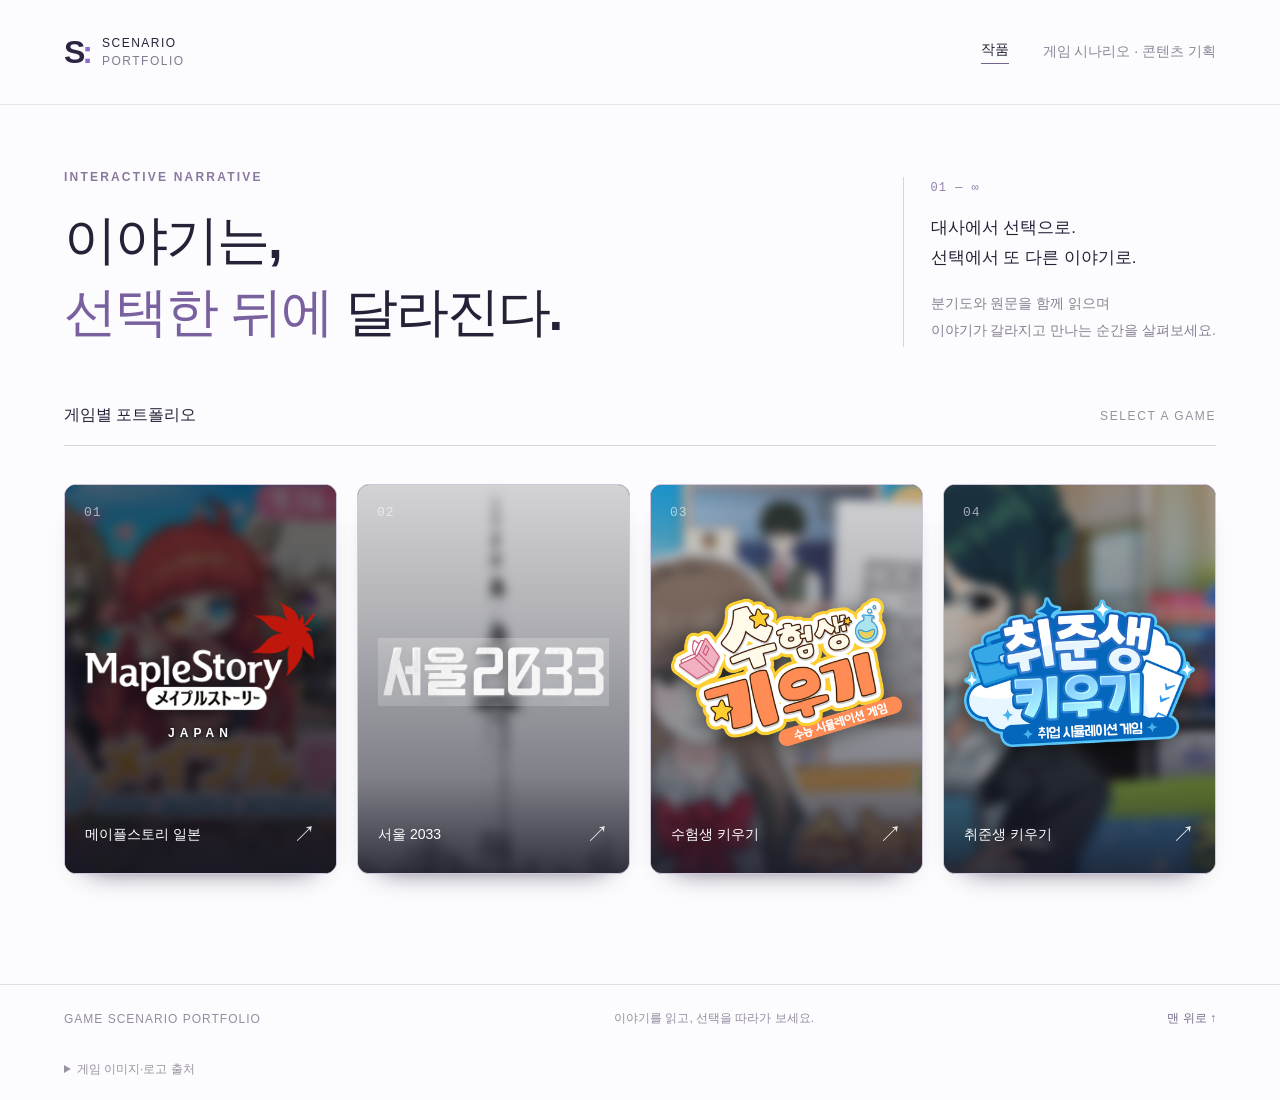
<file: index.html>
<!DOCTYPE html>
<!-- saved from url=(0048)https://yeppi-story-viewer.m2plusu.chatgpt.site/ -->
<html lang="ko"><head><meta http-equiv="Content-Type" content="text/html; charset=UTF-8"><meta name="viewport" content="width=device-width,initial-scale=1"><meta name="theme-color" content="#141923"><title>게임 시나리오 포트폴리오</title><meta name="description" content="선택과 조건, 관계로 전개되는 게임 시나리오. 작품별 분기도와 원문 대사를 함께 읽는 인터랙티브 포트폴리오."><link rel="stylesheet" href="portfolio.css"><link rel="icon" type="image/svg+xml" href="data:image/svg+xml,%3Csvg%20xmlns%3D%22http%3A//www.w3.org/2000/svg%22%20viewBox%3D%220%200%2032%2032%22%3E%3Crect%20width%3D%2232%22%20height%3D%2232%22%20rx%3D%227%22%20fill%3D%22%23292139%22/%3E%3Cpath%20d%3D%22M10%208v7h12v9M10%2015v9%22%20fill%3D%22none%22%20stroke%3D%22%23c2a5ec%22%20stroke-width%3D%223%22/%3E%3Ccircle%20cx%3D%2210%22%20cy%3D%228%22%20r%3D%223%22%20fill%3D%22%23fff%22/%3E%3Ccircle%20cx%3D%2210%22%20cy%3D%2224%22%20r%3D%223%22%20fill%3D%22%23fff%22/%3E%3Ccircle%20cx%3D%2222%22%20cy%3D%2224%22%20r%3D%223%22%20fill%3D%22%23fff%22/%3E%3C/svg%3E"></head>
<body><a class="skip" href="#works">작품 목록 바로가기</a>
<header class="site-header"><a class="wordmark" href="index.html" aria-label="포트폴리오 홈"><span class="symbol">S<span>:</span></span><span>SCENARIO<br><b>PORTFOLIO</b></span></a><nav aria-label="주요 메뉴"><a href="#works">작품</a><span>게임 시나리오 · 콘텐츠 기획</span></nav></header>
<main><section class="intro"><div class="intro-main"><p class="kicker">INTERACTIVE NARRATIVE</p><h1>이야기는,<br><em>선택한 뒤에</em> 달라진다.</h1></div><div class="intro-note"><span class="note-number">01 — ∞</span><p>대사에서 선택으로.<br>선택에서 또 다른 이야기로.</p><p class="note-small">분기도와 원문을 함께 읽으며<br>이야기가 갈라지고 만나는 순간을 살펴보세요.</p></div></section>
<section id="works" class="works"><div class="section-heading"><h2>게임별 포트폴리오</h2><span>SELECT A GAME</span></div><div id="game-list" class="game-grid"><a class="game-card game-maple" href="game.html?game=maple" aria-label="메이플스토리 재팬 포트폴리오 보기"><img class="game-background" src="assets/maple-background.webp" alt=""><span class="game-shade"></span><span class="game-index">01</span><span class="game-brand"><img class="game-logo" src="assets/maple-logo.webp" alt="메이플스토리 재팬"><span class="game-region">JAPAN</span></span><span class="game-card-bottom"><span>메이플스토리 재팬</span><span aria-hidden="true">↗</span></span></a><a class="game-card game-seoul" href="game.html?game=seoul" aria-label="서울 2033 포트폴리오 보기"><img class="game-background" src="assets/seoul-icon.webp" alt=""><span class="game-shade"></span><span class="game-index">02</span><span class="game-brand"><span class="seoul-logo-window"><img src="assets/seoul-title.webp" alt="서울 2033"></span></span><span class="game-card-bottom"><span>서울 2033</span><span aria-hidden="true">↗</span></span></a><a class="game-card game-student" href="game.html?game=student" aria-label="수험생 키우기 포트폴리오 보기"><img class="game-background" src="assets/student-background.webp" alt=""><span class="game-shade"></span><span class="game-index">03</span><span class="game-brand"><img class="game-logo" src="assets/student-logo.png" alt="수험생 키우기"></span><span class="game-card-bottom"><span>수험생 키우기</span><span aria-hidden="true">↗</span></span></a><a class="game-card game-job" href="game.html?game=job" aria-label="취준생 키우기 포트폴리오 보기"><img class="game-background" src="assets/job-background.webp" alt=""><span class="game-shade"></span><span class="game-index">04</span><span class="game-brand"><img class="game-logo" src="assets/job-logo.png" alt="취준생 키우기"></span><span class="game-card-bottom"><span>취준생 키우기</span><span aria-hidden="true">↗</span></span></a></div><noscript><p>작품의 분기도를 보려면 JavaScript를 활성화해 주세요.</p><a href="reader.html?story=yeppi-rat">예삐전 · 괴물쥐 사냥</a></noscript></section></main>
<footer class="site-footer"><span>GAME SCENARIO PORTFOLIO</span><span>이야기를 읽고, 선택을 따라가 보세요.</span><a href="#">맨 위로 ↑</a></footer><details class="asset-sources"><summary>게임 이미지·로고 출처</summary><a href="https://maplestory.nexon.co.jp/campaign/updateoverview/" target="_blank" rel="noopener noreferrer">메이플스토리 일본 공식 사이트</a><a href="https://play.google.com/store/apps/details?id=com.banjihagames.seoul2033" target="_blank" rel="noopener noreferrer">서울 2033 공식 스토어</a><a href="https://basakansoft.com/" target="_blank" rel="noopener noreferrer">바삭한소프트</a><a href="https://play.google.com/store/apps/details?id=com.yeopcha.studentmaker" target="_blank" rel="noopener noreferrer">수험생 키우기 공식 스토어</a><a href="https://play.google.com/store/apps/details?id=com.basakansoft.jobmaker" target="_blank" rel="noopener noreferrer">취준생 키우기 공식 스토어</a></details>
<script src="games.js"></script><script src="home.js"></script></body></html>
</file>
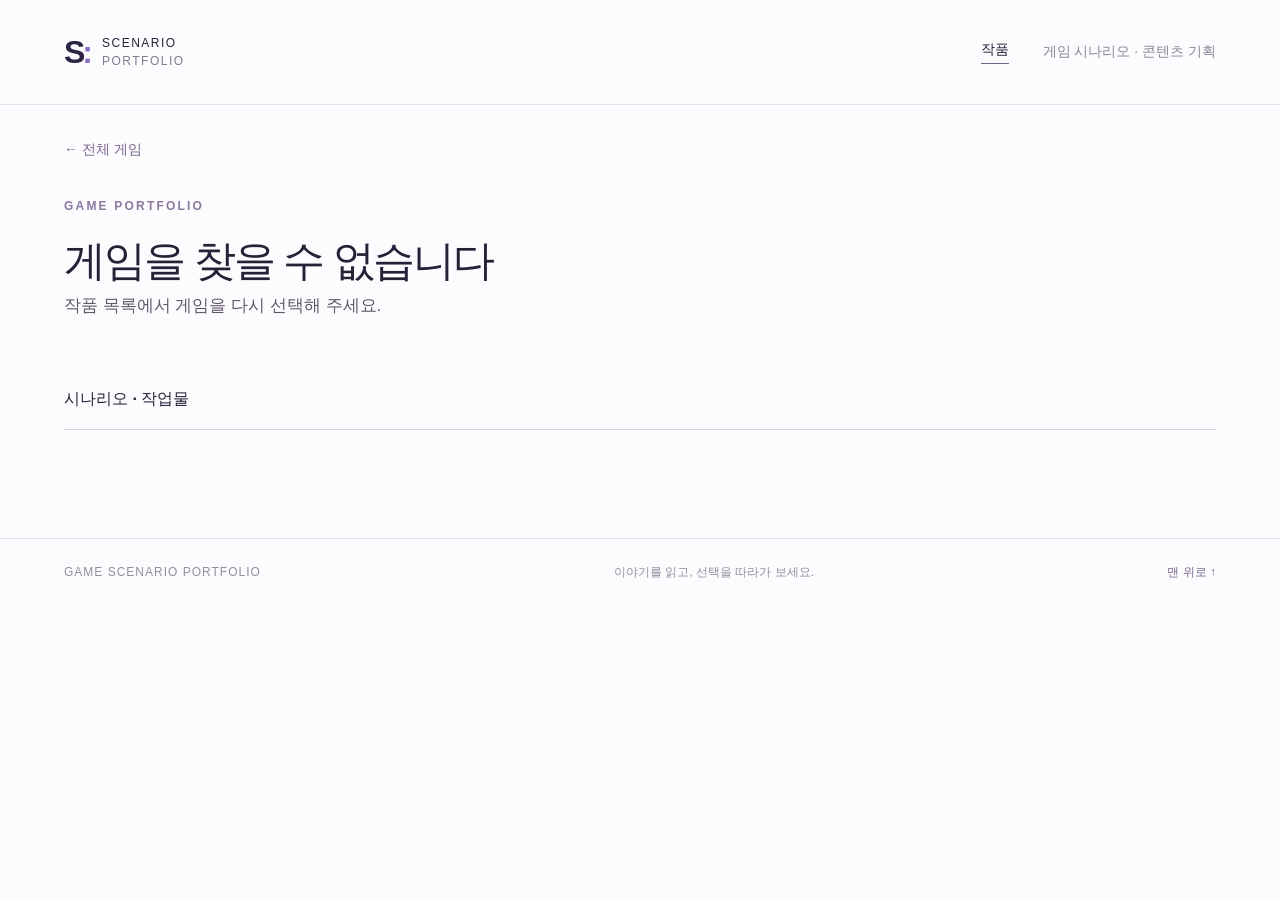
<file: game.html>
<!DOCTYPE html>
<!-- saved from url=(0063)https://yeppi-story-viewer.m2plusu.chatgpt.site/game?game=seoul -->
<html lang="ko"><head><meta http-equiv="Content-Type" content="text/html; charset=UTF-8"><meta name="viewport" content="width=device-width,initial-scale=1"><meta name="theme-color" content="#141923"><title>서울 2033 — 게임 시나리오 포트폴리오</title><meta name="description" content="선택과 조건, 관계로 전개되는 게임 시나리오. 작품별 분기도와 원문 대사를 함께 읽는 인터랙티브 포트폴리오."><link rel="stylesheet" href="portfolio.css"><link rel="icon" type="image/svg+xml" href="data:image/svg+xml,%3Csvg%20xmlns%3D%22http%3A//www.w3.org/2000/svg%22%20viewBox%3D%220%200%2032%2032%22%3E%3Crect%20width%3D%2232%22%20height%3D%2232%22%20rx%3D%227%22%20fill%3D%22%23292139%22/%3E%3Cpath%20d%3D%22M10%208v7h12v9M10%2015v9%22%20fill%3D%22none%22%20stroke%3D%22%23c2a5ec%22%20stroke-width%3D%223%22/%3E%3Ccircle%20cx%3D%2210%22%20cy%3D%228%22%20r%3D%223%22%20fill%3D%22%23fff%22/%3E%3Ccircle%20cx%3D%2210%22%20cy%3D%2224%22%20r%3D%223%22%20fill%3D%22%23fff%22/%3E%3Ccircle%20cx%3D%2222%22%20cy%3D%2224%22%20r%3D%223%22%20fill%3D%22%23fff%22/%3E%3C/svg%3E"></head>
<body><a class="skip" href="#works">작품 목록 바로가기</a>
<header class="site-header"><a class="wordmark" href="index.html" aria-label="포트폴리오 홈"><span class="symbol">S<span>:</span></span><span>SCENARIO<br><b>PORTFOLIO</b></span></a><nav aria-label="주요 메뉴"><a href="#works">작품</a><span>게임 시나리오 · 콘텐츠 기획</span></nav></header>
<main><section class="game-intro"><a class="breadcrumb" href="index.html">← 전체 게임</a><p id="game-kicker" class="kicker">GAME PORTFOLIO</p><h1 id="game-title">서울 2033</h1><div id="game-meta" class="game-meta" aria-label="게임 정보" style="display:none"><span>반지하게임즈</span><span>텍스트 어드벤쳐</span><span>모바일</span></div>
<p id="game-description" class="game-description">핵전쟁으로 세상이 멸망한 뒤, 서울은 폐허가 되었습니다.<br><strong>지금부터 당신의 이야기가 시작됩니다.</strong></p></section><section class="works" id="works"><div class="section-heading"><h2>시나리오 · 작업물</h2><span id="game-work-count"></span></div><div id="project-list" aria-live="polite"><p>원고를 불러오는 중입니다…</p></div></section></main>
<footer class="site-footer"><span>GAME SCENARIO PORTFOLIO</span><span>이야기를 읽고, 선택을 따라가 보세요.</span><a href="#">맨 위로 ↑</a></footer>
<script src="games.js"></script><script src="story-engine.js?v=2"></script><script src="projects.js?v=manuscripts-1"></script><script src="portfolio.js?v=manuscripts-1"></script></body></html>
</file>
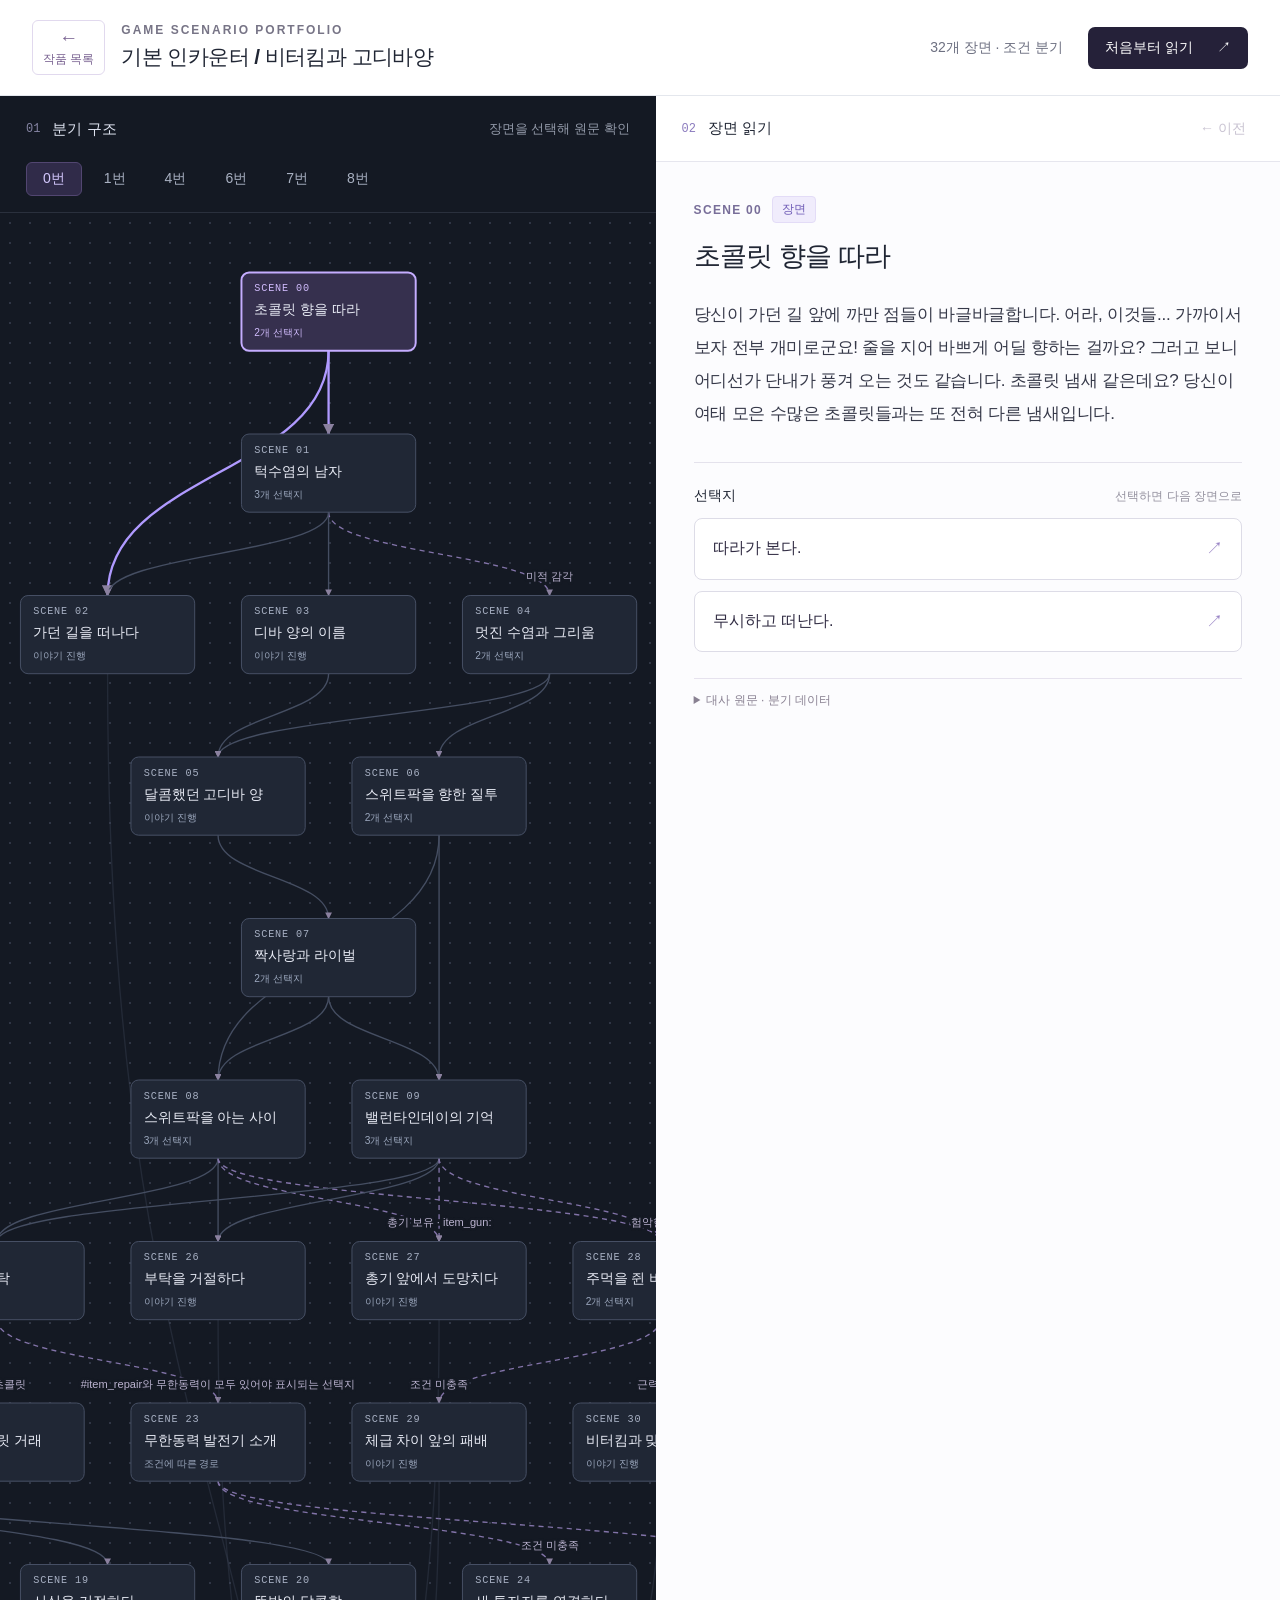
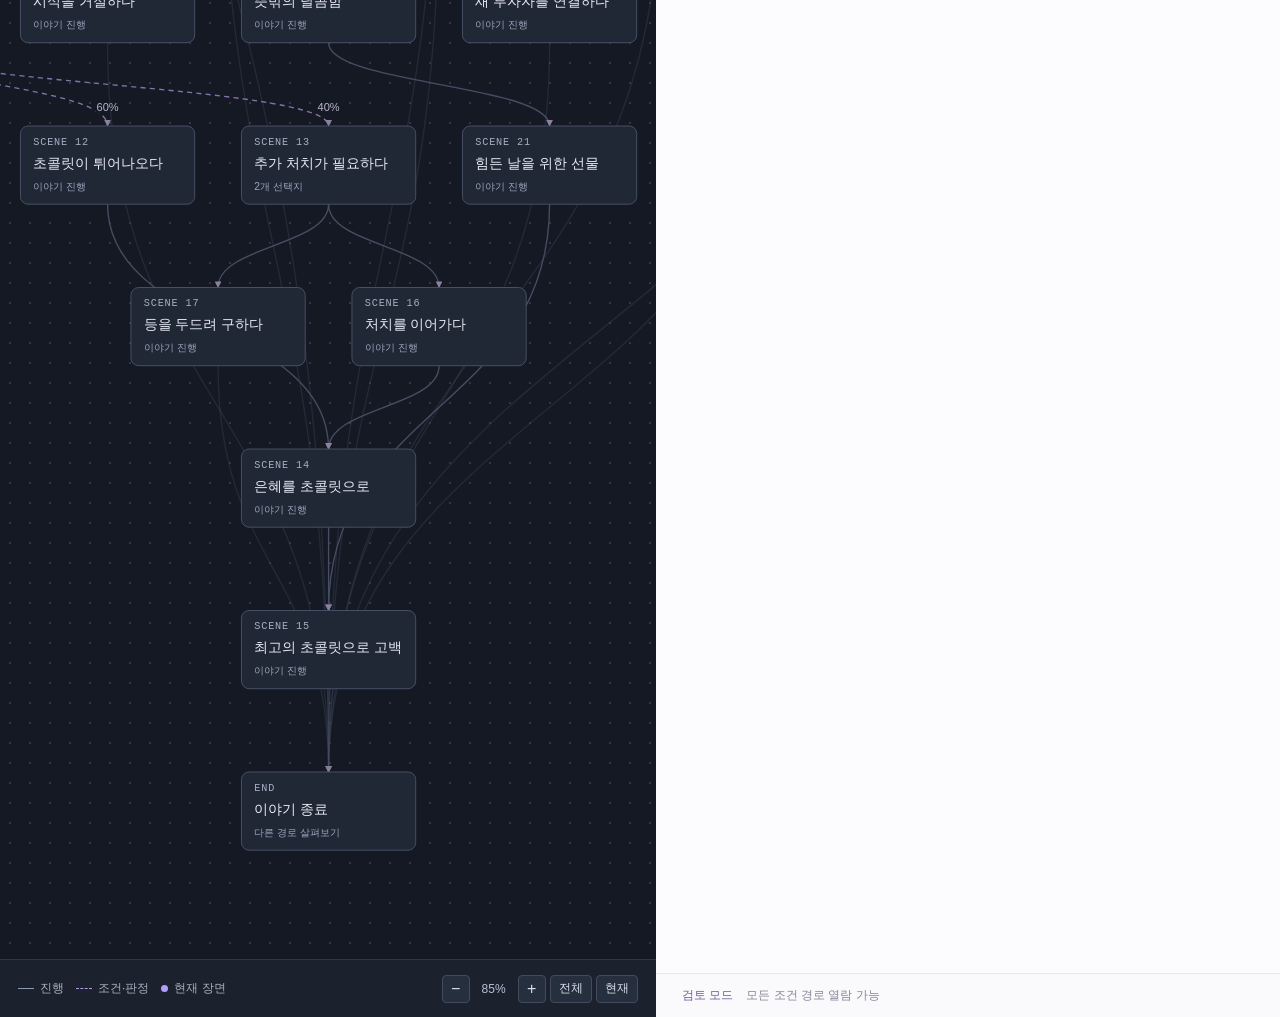
<file: reader.html>
<!DOCTYPE html>
<html lang="ko"><head><meta charset="UTF-8"><meta name="viewport" content="width=device-width,initial-scale=1"><meta name="theme-color" content="#141923"><title>게임 시나리오 포트폴리오</title><link rel="stylesheet" href="style.css"></head>
<body>
<header class="topbar"><div class="identity"><a class="home-link" href="game.html?game=seoul" aria-label="포트폴리오 홈">←<span>작품 목록</span></a><div><div class="eyebrow">GAME SCENARIO PORTFOLIO</div><h1 id="work-title">시나리오 불러오는 중…</h1></div></div><div class="header-right"><span class="count"><span id="work-count"></span></span><button id="restart" class="button">처음부터 읽기 <span aria-hidden="true">↗</span></button></div></header>
<main class="workspace">
<section class="map-pane" aria-label="시나리오 분기도"><div class="map-header"><div><span class="section-no">01</span><h2>분기 구조</h2></div><span class="map-hint">장면을 선택해 원문 확인</span></div>
<nav class="stages" aria-label="구간 바로가기"></nav>
<div class="map-scroll" id="map-scroll"><div id="map-canvas"><svg id="graph" role="group" aria-label="전체 시나리오 분기"></svg></div></div><div class="map-bottom"><div class="legend"><span><i class="line"></i>진행</span><span><i class="line dashed"></i>조건·판정</span><span><i class="dot"></i>현재 장면</span></div><div class="zoom-controls"><button id="zoom-out" aria-label="분기도 축소">−</button><span id="zoom-label">85%</span><button id="zoom-in" aria-label="분기도 확대">+</button><button id="fit" class="fit">전체</button><button id="focus" class="fit">현재</button></div></div></section>
<section class="reader-pane" aria-label="장면 원문과 선택지"><div class="reader-toolbar"><div><span class="section-no">02</span><h2>장면 읽기</h2></div><button id="back" class="back" disabled>← 이전</button></div><div id="reader-scroll" class="reader-scroll"><div id="reader"></div></div><footer class="reader-footer"><span>검토 모드</span> 모든 조건 경로 열람 가능</footer></section>
</main>
<script src="story-engine.js?v=condition-route-4"></script>
<script src="projects.js?v=condition-route-4"></script>
<script src="reader-loader.js?v=condition-route-4"></script>
</body></html>
</file>
<file: portfolio.css>
:root{font-family:Inter,"Pretendard","Noto Sans KR",-apple-system,BlinkMacSystemFont,"Segoe UI",sans-serif;color:#252238;background:#fcfcfe;font-synthesis:none;font-size:16px}*{box-sizing:border-box}body{margin:0}a{color:inherit;text-decoration:none}a:focus-visible{outline:3px solid #8f6fe0;outline-offset:5px}.skip{position:absolute;top:-60px;left:20px;background:#fff;padding:12px;z-index:10}.skip:focus{top:10px}.site-header{max-width:1440px;margin:auto;padding:28px 64px;display:flex;justify-content:space-between;align-items:center;border-bottom:1px solid #e5e2ed}.wordmark{display:flex;gap:12px;align-items:center;font-size:12px;line-height:1.5;letter-spacing:1.5px}.wordmark b{font-weight:450;color:#817a90}.symbol{font-size:32px;font-weight:750;letter-spacing:-3px;color:#2d2443}.symbol span{color:#8c6cc9}.site-header nav{display:flex;align-items:center;gap:34px;font-size:14px}.site-header nav a{border-bottom:1px solid #74628f;padding-bottom:4px}.site-header nav span{color:#8c8597}main{max-width:1440px;margin:auto;padding:0 64px}.intro{display:flex;justify-content:space-between;gap:40px;align-items:end;padding:65px 0 58px}.kicker{font-size:12px;letter-spacing:2.2px;color:#8a799f;margin:0 0 20px;font-weight:600}h1{font-size:clamp(34px,4.15vw,60px);font-weight:650;letter-spacing:-2px;line-height:1.35;margin:0}h1 em{font-style:normal;color:#79619f}.intro-note{min-width:260px;border-left:1px solid #d9d2e5;padding-left:27px;padding-bottom:4px}.note-number{font:12px monospace;color:#927fa9;letter-spacing:1px}.intro-note p{font-size:17px;line-height:1.75;margin:18px 0 14px}.intro-note .note-small{font-size:14px;color:#888092;line-height:1.9;margin-bottom:0}.works{padding-bottom:80px;scroll-margin-top:24px}.section-heading{display:flex;align-items:center;justify-content:space-between;border-bottom:1px solid #d8d4e0;padding-bottom:19px;margin-bottom:28px}.section-heading h2{font-size:16px;font-weight:600;margin:0}.section-heading>span{font-size:12px;letter-spacing:1.6px;color:#98909f}.project{display:grid;grid-template-columns:1fr 1.08fr;gap:55px;padding:26px 0 35px;align-items:center}.project+.project{border-top:1px solid #e3dfeb;padding-top:48px;margin-top:25px}.project-kicker{display:flex;align-items:center;gap:12px;font-size:13px;color:#7d718b;margin-bottom:27px}.project-kicker>span{font:13px monospace;color:#7b698e;border:1px solid #ddd4e8;padding:5px 7px;border-radius:3px}.series{font-size:14px;color:#776986;margin:0 0 7px}.project h3{font-size:34px;font-weight:650;letter-spacing:-1px;margin:0 0 20px;line-height:1.4}.project h3 a:hover{color:#7a60a0}.description{font-size:16px;color:#777080;line-height:1.95;margin:0 0 23px;max-width:450px;word-break:keep-all}.tags{display:flex;flex-wrap:wrap;gap:6px;margin-bottom:30px}.tags span{font-size:12px;color:#82738e;border:1px solid #e1dce9;padding:5px 8px;border-radius:4px}.open-work{display:inline-flex;align-items:center;justify-content:space-between;gap:48px;background:#2d263d;color:#fff;border-radius:6px;padding:15px 18px;font-size:14px;transition:background .15s}.open-work:hover{background:#654b83}.open-work>span{font-size:20px;color:#bea6dd;line-height:1}.project-preview{display:block;min-width:0;border-radius:10px;background:#191c29;color:#b8afc9;padding:22px 24px 20px;border:1px solid #393447;box-shadow:0 16px 36px -24px #302044;transition:transform .2s,border-color .2s}.project-preview:hover{transform:translateY(-3px);border-color:#b49acc}.preview-top{display:flex;justify-content:space-between;align-items:center;font-size:12px;letter-spacing:1px}.preview-top span+span{color:#858398;letter-spacing:0}.project-preview svg{width:100%;height:auto;margin:20px 0 22px;overflow:visible}.project-preview rect{fill:#262a3b;stroke:#69607b}.project-preview text{fill:#ded6eb;font-size:14px;font-weight:450}.project-preview .preview-id{font-size:10px;fill:#8e839f;font-family:monospace}.connections path{fill:none;stroke:#82728e;stroke-width:1.2}.preview-condition text{text-anchor:middle;font-size:11px;fill:#a292b8}.preview-bottom{display:flex;justify-content:center;align-items:center;gap:12px;padding-top:15px;border-top:1px solid #333344;font-size:12px;color:#aba1bc}.preview-bottom i{width:3px;height:3px;border-radius:50%;background:#645778}.site-footer{max-width:1440px;margin:auto;border-top:1px solid #e1dce8;padding:25px 64px 34px;display:flex;align-items:center;justify-content:space-between;gap:24px;font-size:12px;color:#958c9f}.site-footer>span:first-child{letter-spacing:1px}.site-footer a{color:#796a8a}@media(min-width:1500px){.intro{padding-top:82px;padding-bottom:70px}.project{gap:90px}.project-preview{padding:27px 30px}.description{max-width:470px}}@media(max-width:1000px){.site-header{padding:25px 36px}main{padding:0 36px}.intro{gap:25px}.intro-note{min-width:230px;padding-left:20px}.project{gap:30px;grid-template-columns:1fr 1fr}.project h3{font-size:29px}.project-preview{padding:20px 15px}.description{font-size:16px}.site-footer{padding:25px 36px}.site-footer>span:nth-child(2){display:none}}@media(max-width:700px){.site-header{padding:20px 22px}.wordmark{font-size:12px;gap:10px}.symbol{font-size:28px}.site-header nav{font-size:14px}.site-header nav span{display:none}main{padding:0 22px}.intro{display:block;padding:45px 0 40px}h1{font-size:38px;letter-spacing:-1.8px}.intro-note{border-left:0;padding:0;margin-top:25px}.note-number,.intro-note>p:not(.note-small){display:none}.intro-note .note-small{font-size:14px;line-height:1.8}.intro-note .note-small br{display:none}.project{grid-template-columns:1fr;gap:30px;padding-top:6px}.section-heading{margin-bottom:25px}.section-heading>span{font-size:12px;letter-spacing:.5px}.project-kicker{margin-bottom:18px}.project h3{font-size:32px;margin-bottom:16px}.description{font-size:16px;max-width:none}.tags{margin-bottom:24px}.project-preview{padding:20px 17px}.project-preview svg{margin:15px 0}.works{padding-bottom:40px}.site-footer{padding:22px;font-size:12px;gap:10px}.site-footer a{font-size:12px}.open-work{width:100%;font-size:15px}.kicker{font-size:12px}}@media(prefers-reduced-motion:reduce){*{transition:none!important;scroll-behavior:auto!important}}
.game-grid{display:grid;grid-template-columns:repeat(4,minmax(0,1fr));gap:20px;padding:10px 0 30px}.game-card{height:390px;position:relative;border-radius:12px;overflow:hidden;isolation:isolate;background:#222333;border:1px solid #d0c7dc;box-shadow:0 16px 28px -24px #322441}.game-background{position:absolute;inset:-12px;width:calc(100% + 24px);height:calc(100% + 24px);object-fit:cover;filter:blur(5px);transform:scale(1.05);transition:transform .3s,filter .3s;z-index:-3}.game-student .game-background,.game-job .game-background{object-position:22% center}.game-seoul .game-background{object-position:center;background:white}.game-shade{position:absolute;inset:0;background:linear-gradient(180deg,#11132130,#11132155 35%,#11132188 75%,#111321dc);z-index:-2}.game-index{position:absolute;left:19px;top:20px;font:13px monospace;letter-spacing:1px;color:#fff9}.game-brand{position:absolute;inset:70px 20px 85px;display:flex;flex-direction:column;justify-content:center;align-items:center;gap:14px}.game-logo{width:100%;height:auto;max-height:170px;object-fit:contain;filter:drop-shadow(0 4px 10px #0007);transition:transform .3s}.game-region{font:600 12px/1.4 sans-serif;letter-spacing:5px;color:#fff;text-shadow:0 1px 4px #000}.game-card-bottom{position:absolute;bottom:23px;left:20px;right:20px;display:flex;align-items:center;justify-content:space-between;gap:8px;color:#fff;font-size:14px}.game-card-bottom>span:last-child{font-size:23px;color:#fffd}.game-card:hover .game-background{transform:scale(1.12);filter:blur(4px)}.game-card:hover .game-logo{transform:translateY(-5px)}.game-card:focus-visible{outline:3px solid #8f6fe0;outline-offset:5px}.game-intro{padding:35px 0 50px}.breadcrumb{display:inline-block;font-size:14px;color:#7b668f;margin-bottom:40px}.game-intro h1{font-size:42px}.game-intro>p:last-child{font-size:16px;color:#85788f;line-height:1.8}.empty-works{border:1px solid #e1d9eb;background:#f7f4fb;border-radius:9px;padding:48px 30px;margin:30px 0 70px}.empty-works p{font-size:17px;color:#71647f;margin:0 0 20px}.empty-works a{font-size:14px;color:#806398}.asset-sources{max-width:1312px;margin:0 auto 22px;padding:0 64px;color:#9a92a1;font-size:12px}.asset-sources summary{cursor:pointer}.asset-sources a{display:inline-block;margin:12px 15px 0 0;text-decoration:underline}@media(min-width:1500px){.game-card{height:440px}}@media(max-width:1100px){.game-grid{gap:12px}.game-card{height:330px}.game-brand{inset:65px 12px 78px}.game-card-bottom{left:13px;right:13px;font-size:13px}.game-index{left:14px}}@media(max-width:700px){.game-grid{grid-template-columns:repeat(2,minmax(0,1fr));gap:14px;padding-top:5px}.game-card{height:270px}.game-brand{inset:50px 13px 65px}.game-card-bottom{font-size:12px;left:12px;right:12px;bottom:17px}.game-region{font-size:12px;letter-spacing:3px}.game-logo{max-height:140px}.game-intro h1{font-size:32px}.game-intro{padding:25px 0 35px}.breadcrumb{margin-bottom:30px}.asset-sources{padding:0 22px}.game-card-bottom>span:last-child{font-size:19px}}

.seoul-logo-window{position:relative;display:block;width:100%;aspect-ratio:89/26;overflow:hidden;mix-blend-mode:screen}.seoul-logo-window img{position:absolute;width:153.9326%;max-width:none;height:auto;left:-26.9663%;top:-446.1538%}.game-seoul .game-brand{mix-blend-mode:screen}

.game-meta{display:flex;flex-wrap:wrap;gap:0;margin:18px 0 18px}
.game-meta span{font-size:12px;color:#6f627d;border:1px solid #ddd4e8;padding:7px 10px;margin-right:-1px;background:#fff}
.game-description{font-size:17px!important;color:#62586c!important;line-height:1.9!important;margin-top:0}
.game-description strong{font-weight:650;color:#30283a}
</file>
<file: style.css>
:root{font-family:Inter,"Pretendard","Noto Sans KR",-apple-system,BlinkMacSystemFont,"Segoe UI",sans-serif;color:#202634;background:#141923;font-synthesis:none;--accent:#6753df;--ink:#202634;--muted:#626b7b}*{box-sizing:border-box}body{margin:0}button{font:inherit;cursor:pointer}button:focus-visible,summary:focus-visible,[tabindex]:focus-visible{outline:3px solid #9b87ff;outline-offset:4px}button:disabled{cursor:default;opacity:.35}button{touch-action:manipulation}.topbar{height:96px;display:flex;align-items:center;justify-content:space-between;gap:24px;padding:0 32px;background:#fff;border-bottom:1px solid #e4e7ed}.identity{display:flex;gap:16px;align-items:center}.mark{font-size:29px;font-weight:800;letter-spacing:-3px;border:1px solid #d9d4f6;background:#f6f4ff;padding:6px 13px 9px 10px;border-radius:9px;color:#3e3374}.mark span{color:#8b73f3}.eyebrow{font-size:12px;letter-spacing:2px;color:#777486;font-weight:650;margin-bottom:6px}h1{font-size:21px;font-weight:700;letter-spacing:-.6px;margin:0}h1 span{color:#c0bacd;font-weight:400;padding:0 8px}.header-right{display:flex;gap:25px;align-items:center}.count{font-size:14px;color:#6d7081}.count i{font-style:normal;margin:0 6px;color:#b7b8c1}.button{background:#252139;color:#fff;border:0;padding:12px 17px;border-radius:7px;font-size:14px}.button span{padding-left:20px}.button:hover{background:#4a3b78}.workspace{height:calc(100dvh - 96px);min-height:500px;display:grid;grid-template-columns:minmax(0,1.05fr) minmax(440px,1fr)}.map-pane{display:flex;flex-direction:column;min-width:0;background:#141923;color:#dee3f0;position:relative}.map-header,.reader-toolbar{height:66px;flex-shrink:0;padding:0 26px;display:flex;align-items:center;justify-content:space-between;gap:10px}.map-header>div,.reader-toolbar>div{display:flex;align-items:center;gap:12px}.section-no{font-size:12px;font-family:monospace;color:#8685a4}.map-header h2,.reader-toolbar h2{font-size:15px;font-weight:600;margin:0}.map-hint{font-size:13px;color:#949baa}.stages{display:flex;gap:5px;padding:0 26px 16px;border-bottom:1px solid #2a303d}.stages button{color:#a9b1c2;background:transparent;border:1px solid transparent;border-radius:6px;padding:7px 16px;font-size:14px}.stages button:hover{background:#282e3b}.stages button.active{background:#302b49;color:#d5c9ff;border-color:#524671}.map-scroll{overflow:auto;flex:1;position:relative;background-image:radial-gradient(#303645 .9px,transparent .9px);background-size:20px 20px;scrollbar-color:#424b5b #171d28;scrollbar-width:thin;overscroll-behavior:contain}.map-scroll.dragging{cursor:grabbing}#map-canvas{width:1260px;height:2820px;transform-origin:top left}#graph{width:100%;height:100%;overflow:visible}.edge{stroke:#454e62;stroke-width:1.6;fill:none}.edge.conditional{stroke:#8273a8;stroke-dasharray:6 5}.edge.near{stroke:#b09aff;stroke-width:2.7}.edge.visited{stroke:#a58af5;stroke-width:2.8}.edge.ending{opacity:.32}.edge-label{fill:#bcb4d1;font-size:13px;paint-order:stroke;stroke:#141923;stroke-width:6px;stroke-linejoin:round}.scene{cursor:pointer}.scene rect.main{fill:#202735;stroke:#495368;stroke-width:1.1}.scene:hover rect.main{fill:#2e3448;stroke:#a696db}.scene.selected rect.main{fill:#36304e;stroke:#c5adff;stroke-width:2.3}.scene.visited:not(.selected) rect.main{stroke:#8e79c1}.scene text{pointer-events:none}.scene .node-id{fill:#a7b0c3;font-size:12px;font-family:monospace;letter-spacing:1px}.scene .node-title{fill:#e8ebf5;font-size:16px;font-weight:550}.scene .node-meta{fill:#9ba7bd;font-size:12px}.scene.selected .node-id,.scene.selected .node-meta{fill:#cfbafb}.scene .tag{fill:#b6a2e0;font-size:12px}.stage-label{font-size:13px;letter-spacing:2px;fill:#788195}.map-bottom{display:flex;align-items:center;justify-content:space-between;gap:8px;min-height:58px;padding:10px 18px;background:#1b212d;border-top:1px solid #303645}.legend{display:flex;gap:12px;font-size:12px;color:#a8b0c0}.legend span{display:flex;align-items:center;gap:6px}.line{width:16px;border-top:1px solid #8d99b1}.line.dashed{border-top-style:dashed;border-color:#b49be4}.dot{width:7px;height:7px;background:#b59aff;border-radius:50%}.zoom-controls{display:flex;align-items:center;gap:4px;flex-shrink:0}.zoom-controls button{background:#262f3e;color:#dce1ed;border:1px solid #414b5d;border-radius:4px;width:28px;height:28px}.zoom-controls button:hover{background:#41445e}.zoom-controls .fit{width:auto;padding:0 8px;font-size:12px}.zoom-controls span{font-size:12px;min-width:40px;text-align:center;color:#b7c0d4}.reader-pane{background:#fcfcfe;display:flex;flex-direction:column;min-width:0}.reader-toolbar{border-bottom:1px solid #e6e6ee;background:#fff}.reader-toolbar .section-no{color:#8b7bbe}.back{border:0;color:#675780;background:transparent;padding:8px;font-size:14px}.reader-scroll{overflow:auto;flex:1;scrollbar-width:thin;scrollbar-color:#c6c4d4 transparent}.reader-content{max-width:760px;margin:auto;padding:34px 38px 42px}.scene-kicker{display:flex;align-items:center;gap:10px;font-size:12px;letter-spacing:1.3px;font-weight:600;color:#786e99}.phase-badge{letter-spacing:0;color:#6e5bb6;background:#f0ecfc;border:1px solid #e3dcf7;padding:4px 9px;border-radius:4px}.scene-heading{font-size:27px;line-height:1.4;letter-spacing:-.8px;margin:15px 0 22px;font-weight:700}.scene-text{font-size:17px;line-height:1.95;letter-spacing:-.25px;color:#363949;overflow-wrap:anywhere}.scene-text p{margin:0 0 20px}.scene-text p.dialogue{border-left:2px solid #baabe6;padding-left:18px;color:#29273b}.inline-variant{border-bottom:1px dashed #a491d0;background:#f0edf9}.variant-marker{font-size:12px;color:#6a52b0;margin:0 3px;white-space:nowrap}.variable{font-size:14px;background:#efedf5;border-radius:3px;padding:2px 5px;color:#7055a3}.entry-note,.arrival{font-size:14px;line-height:1.65;border-left:3px solid #a086df;background:#f1edf9;padding:10px 13px;margin-bottom:22px;color:#615080}.arrival{border-color:#77a78c;background:#edf5f0;color:#42674f}.variants{margin:24px 0;border:1px solid #e0d9ef;border-radius:7px;background:#fff}.variants summary,.source summary{font-size:14px;cursor:pointer;padding:13px 15px;color:#645287;font-weight:600}.variant-item{border-top:1px solid #ece7f5;padding:15px;font-size:14px;line-height:1.75}.variant-item strong{font-size:13px;color:#6c55a1;display:block;margin-bottom:10px}.variant-row{display:grid;grid-template-columns:52px 1fr;gap:10px;margin-top:9px}.variant-row>span:first-child{color:#858096;font-size:12px;padding-top:1px}.variant-row p{margin:0}.variant-row button{margin-top:8px;background:#f5f2fd;border:1px solid #ddd3f4;border-radius:4px;color:#624a9d;font-size:12px;padding:4px 8px}.choice-header{display:flex;align-items:center;justify-content:space-between;margin:32px 0 13px;padding-top:24px;border-top:1px solid #e4e2ec}.choice-header h3{font-size:14px;margin:0;letter-spacing:.2px}.choice-header span{font-size:12px;color:#93909e}.choices{display:flex;flex-direction:column;gap:11px}.choice{border:1px solid #dddce7;border-radius:8px;background:#fff;overflow:hidden}.choice-main{display:block;border:0;background:transparent;width:100%;text-align:left;padding:16px 18px;color:#322d44;font-size:16px;line-height:1.6}.choice-main:not(div):hover{background:#f4f0fc}.choice-top{display:flex;justify-content:space-between;gap:15px}.choice-arrow{color:#9984c5;font-size:17px;flex-shrink:0}.choice-meta{display:flex;flex-wrap:wrap;gap:6px;margin-top:10px}.condition,.effect{font-size:12px;border-radius:4px;background:#f2eefb;color:#70579c;padding:3px 7px;font-weight:400}.effect{color:#487460;background:#edf4ef}.judgment{display:flex;border-top:1px solid #e5e0ee}.judgment button{flex:1;background:#faf9fd;border:0;padding:12px 8px;color:#615076;font-size:13px;line-height:1.6}.judgment button+button{border-left:1px solid #e5e0ee}.judgment button:hover{background:#ede7f9}.destination{font:12px monospace;opacity:.7;margin-left:4px}.source{margin-top:26px;border-top:1px solid #e6e2ee}.source summary{padding-left:0;font-size:12px;color:#898192;font-weight:400}.source pre{white-space:pre-wrap;overflow-wrap:anywhere;background:#f1f0f5;border:1px solid #e1dde9;border-radius:6px;padding:15px;font:13px/1.75 monospace;color:#565063}.reader-footer{padding:13px 26px;border-top:1px solid #e8e6ee;font-size:12px;color:#8b8597;background:#faf9fc}.reader-footer span{color:#725c9f;font-weight:600;margin-right:10px}.end-actions{display:flex;gap:10px;margin-top:25px}.end-actions button{border:1px solid #d5c9ed;background:#f1ecfb;color:#5c468e;padding:12px 15px;border-radius:5px}.trail{font-size:12px;color:#91869f;line-height:1.8;margin-bottom:18px}.trail button{font:inherit;color:#7b659b;border:0;background:transparent;padding:2px 4px}.trail button:hover{text-decoration:underline}@media(min-width:1500px){.workspace{grid-template-columns:minmax(0,1.2fr) minmax(500px,1fr)}.reader-content{padding:42px 48px}}@media(max-width:1150px){.workspace{grid-template-columns:minmax(0,1fr) minmax(400px,1fr)}.reader-content{padding:28px}.map-hint,.legend{display:none}.map-bottom{justify-content:flex-end}.count{display:none}.topbar{padding:0 24px}.stages{padding-left:18px;padding-right:18px}.stages button{padding-left:12px;padding-right:12px}}@media(max-width:760px){.topbar{height:auto;min-height:90px;padding:16px;gap:12px}.mark{display:none}.eyebrow{font-size:10px;letter-spacing:1.4px}h1{font-size:17px}h1 span{padding:0 4px}.header-right{gap:0}.button{font-size:12px;padding:10px}.button span{display:none}.workspace{height:auto;min-height:0;display:flex;flex-direction:column}.map-pane{height:42dvh;min-height:300px;max-height:470px}.map-header,.reader-toolbar{height:48px;padding:0 18px}.stages{padding:0 12px 10px;gap:3px}.stages button{padding:5px 12px;font-size:13px}.map-bottom{min-height:44px;padding:7px 12px}.reader-pane{min-height:58dvh}.reader-scroll{overflow:visible}.reader-content{padding:25px 22px 35px}.scene-heading{font-size:24px}.scene-text{font-size:16px}.reader-footer{padding:14px 20px}.reader-toolbar{position:sticky;top:0;z-index:2}.map-hint{display:block;font-size:12px}.scene-kicker{font-size:12px}.choice-main{padding:14px;font-size:15px}}@media(prefers-reduced-motion:reduce){*{scroll-behavior:auto!important}}

.home-link{display:flex;flex-direction:column;align-items:center;gap:4px;text-decoration:none;color:#796291;border:1px solid #e1d9ee;border-radius:6px;padding:7px 10px;font-size:19px;line-height:1.1;flex-shrink:0}.home-link span{font-size:12px}.home-link:hover{background:#f1ebf8}.home-link:focus-visible{outline:3px solid #9b87ff;outline-offset:4px}@media(max-width:760px){.home-link{padding:7px;font-size:16px}.home-link span{display:none}.identity{gap:10px}.header-right .button{font-size:12px}.topbar h1{font-size:15px;line-height:1.5}.eyebrow{font-size:10px;letter-spacing:.5px}}

.roll-choice{display:flex;justify-content:space-between;align-items:center;width:100%;border:0;border-top:1px solid #dfd7ef;background:#ede5fc;color:#634594;padding:13px 18px;font-size:14px}.roll-choice:hover{background:#e2d6f7}.probability-choice{border-color:#baa5de}.stages{flex-wrap:wrap}
</file>
